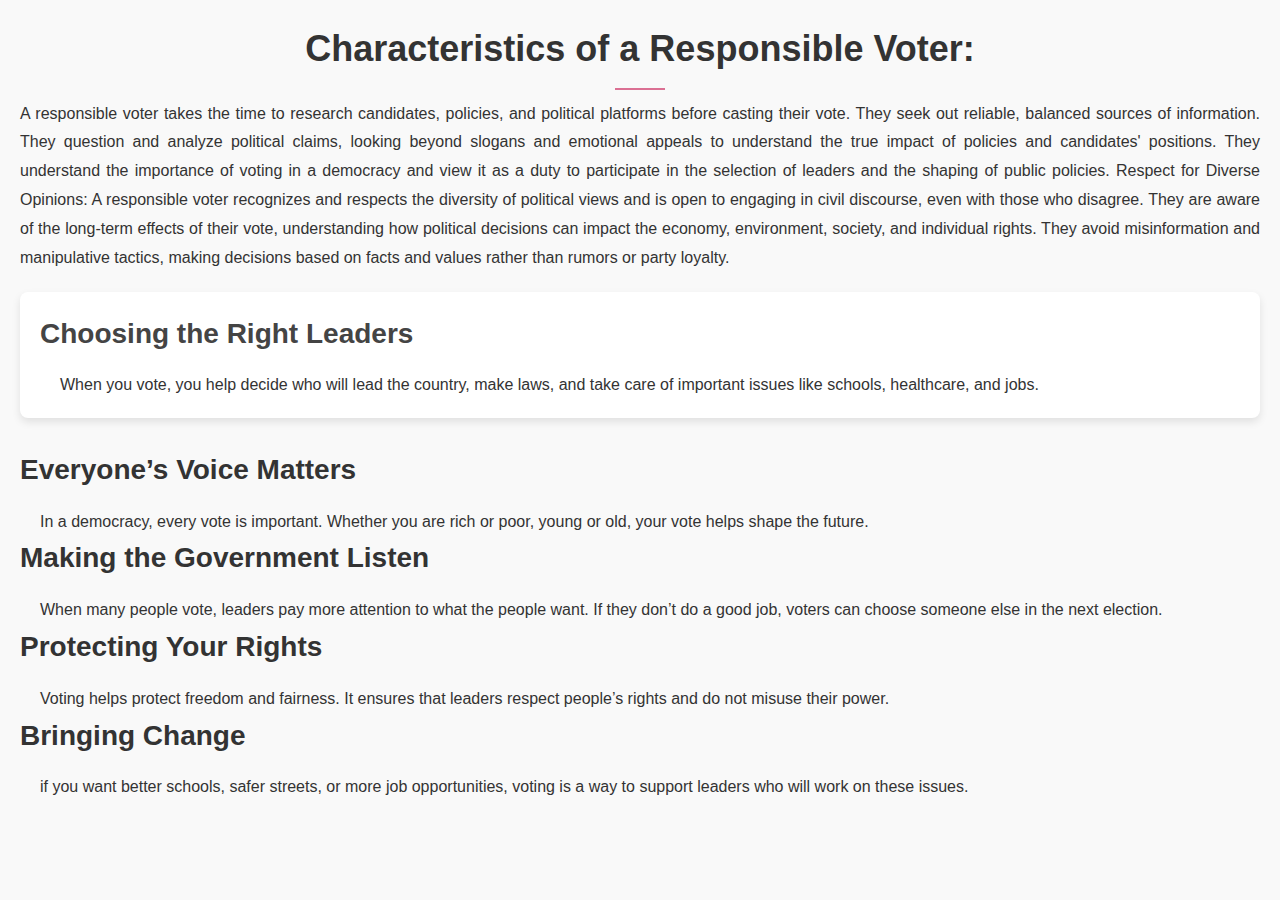
<file: Characteristics.html>
<!DOCTYPE html>
<html lang="eng">
<head> 
	<meta charset="UTF-8">
	<title>Characteristics</title>
	<link rel="stylesheet" href="style2.css">
</head>
<body>
	<section>
		<div class="title">
			<h1>Characteristics of a Responsible Voter:</h1>
			<div class="line"></div>
            <p> A responsible voter takes the time to research candidates, policies, and political platforms before casting their vote. They seek out reliable, balanced sources of information. They question and analyze political claims, looking beyond slogans and emotional appeals to understand the true impact of policies and candidates' positions. They understand the importance of voting in a democracy and view it as a duty to participate in the selection of leaders and the shaping of public policies. Respect for Diverse Opinions: A responsible voter recognizes and respects the diversity of political views and is open to engaging in civil discourse, even with those who disagree. They are aware of the long-term effects of their vote, understanding how political decisions can impact the economy, environment, society, and individual rights. They avoid misinformation and manipulative tactics, making decisions based on facts and values rather than rumors or party loyalty.</p>
		</div>	
        <div class="titless">
            <h2> Choosing the Right Leaders </h2>
            <ol>
                <p> 
                </p>When you vote, you help decide who will lead the country, make laws, and take care of important issues like schools, healthcare, and jobs.
            </ol>
        </div>
            <h2> Everyone’s Voice Matters </h2>
            <ol>
                <p>In a democracy, every vote is important. Whether you are rich or poor, young or old, your vote helps shape the future. </p>
            </ol>
        </div>
            <h2> Making the Government Listen </h2>
            <ol> 
                <p>When many people vote, leaders pay more attention to what the people want. If they don’t do a good job, voters can choose someone else in the next election. </p>
            </ol>
        </div>
            <h2> Protecting Your Rights </h2>
            <ol> 
                <p> Voting helps protect freedom and fairness. It ensures that leaders respect people’s rights and do not misuse their power.</p>
            </ol>
        </div>
            <h2> Bringing Change </h2>
            <ol> 
                <p> if you want better schools, safer streets, or more job opportunities, voting is a way to support leaders who will work on these issues. </p>
        </div>
  </style>
  </body>
  </html>
</file>
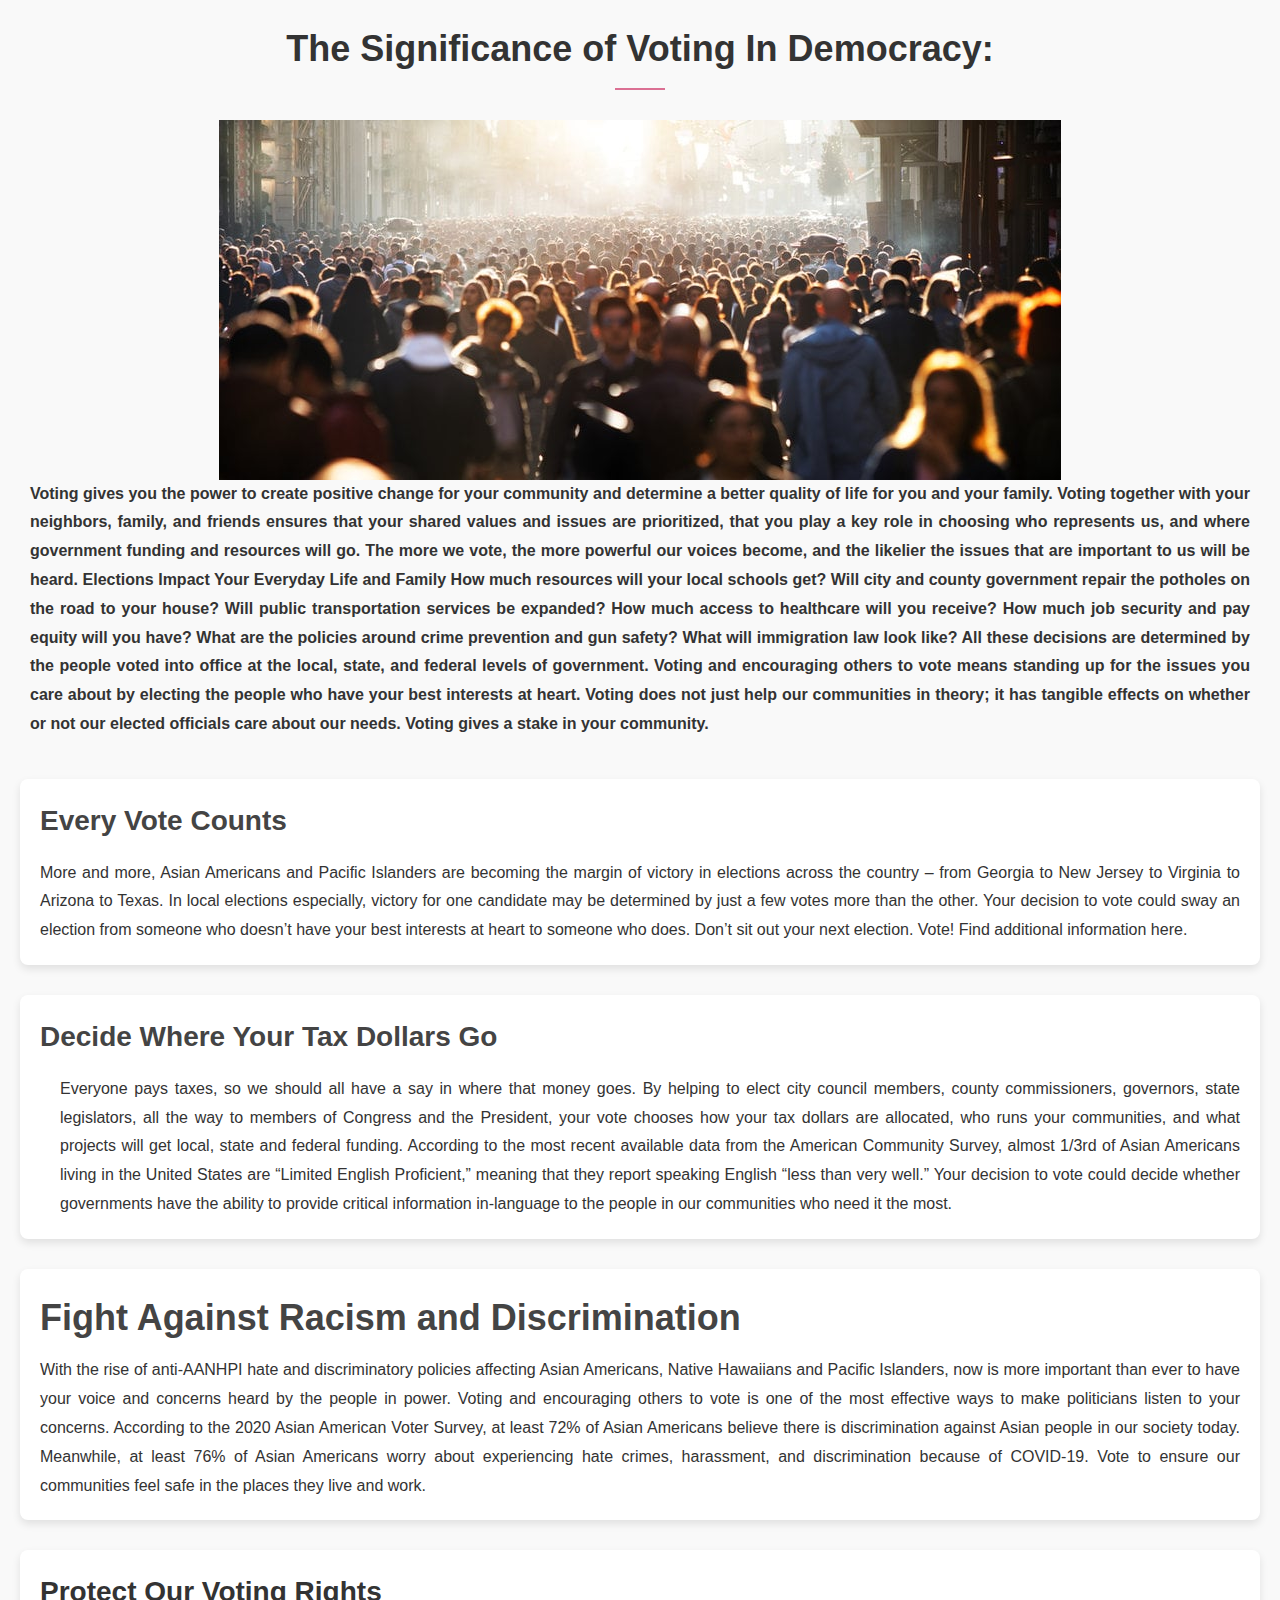
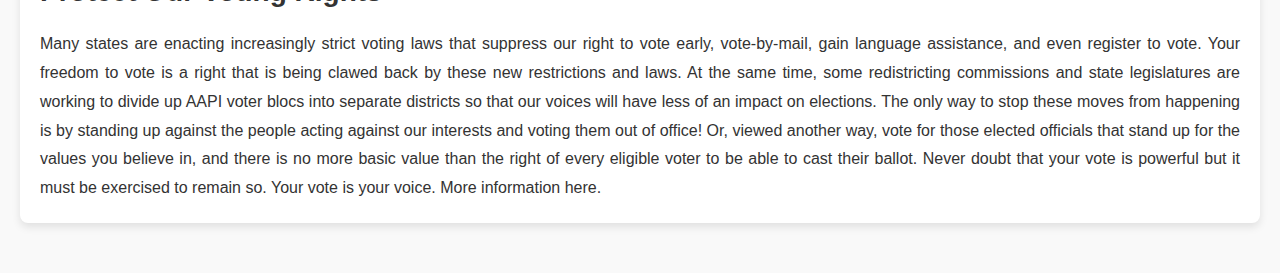
<file: Home.html>
<!DOCTYPE html>
<html lang="eng">
<head> 
	<meta charset="UTF-8">
	<title>Home</title>
	<link rel="stylesheet" href="style2.css">
</head>
<body>
	<section>
		<div class="title">
			<h1>The Significance of Voting In Democracy:</h1>
			<div class="line"></div>
		</div>
		<div class="row">
			<div class="col">
				<img src="vote.jfif" alt="" class="center">
				<h3>Voting gives you the power to create positive change for your community and determine a better quality of life for you and your family. Voting together with your neighbors, family, and friends ensures that your shared values and issues are prioritized, that you play a key role in choosing who represents us, and where government funding and resources will go. The more we vote, the more powerful our voices become, and the likelier the issues that are important to us will be heard.
                    Elections Impact Your Everyday Life and Family How much resources will your local schools get? Will city and county government repair the potholes on the road to your house? Will public transportation services be expanded? How much access to healthcare will you receive? How much job security and pay equity will you have? What are the policies around crime prevention and gun safety? What will immigration law look like? All these decisions are determined by the people voted into office at the local, state, and federal levels of government. Voting and encouraging others to vote means standing up for the issues you care about by electing the people who have your best interests at heart. Voting does not just help our communities in theory; it has tangible effects on whether or not our elected officials care about our needs. Voting gives a stake in your community. </h3>
			</div>
		</div>
	</section>
	<div class="titles">
		<h2> Every Vote Counts</h2>
		<p>More and more, Asian Americans and Pacific Islanders are becoming the margin of victory in elections across the country – from Georgia to New Jersey to Virginia to Arizona to Texas. In local elections especially, victory for one candidate may be determined by just a few votes more than the other. Your decision to vote could sway an election from someone who doesn’t have your best interests at heart to someone who does. Don’t sit out your next election. Vote! Find additional information here.
        </p>
	</div>
	<div class="titless">
		<h2> Decide Where Your Tax Dollars Go </h2>
		<ol>
			<p> Everyone pays taxes, so we should all have a say in where that money goes. By helping to elect city council members, county commissioners, governors, state legislators, all the way to members of Congress and the President, your vote chooses how your tax dollars are allocated, who runs your communities, and what projects will get local, state and federal funding.
                According to the most recent available data from the American Community Survey, almost 1/3rd of Asian Americans living in the United States are “Limited English Proficient,” meaning that they report speaking English “less than very well.” Your decision to vote could decide whether governments have the ability to provide critical information in-language to the people in our communities who need it the most.</p>
		</ol>
	</div>
	<div class="titlesss">
		<h1>Fight Against Racism and Discrimination</h1>
		<p> With the rise of anti-AANHPI hate and discriminatory policies affecting Asian Americans, Native Hawaiians and Pacific Islanders, now is more important than ever to have your voice and concerns heard by the people in power. Voting and encouraging others to vote is one of the most effective ways to make politicians listen to your concerns. According to the 2020 Asian American Voter Survey, at least 72% of Asian Americans believe there is discrimination against Asian people in our society today. Meanwhile, at least 76% of Asian Americans worry about experiencing hate crimes, harassment, and discrimination because of COVID-19. Vote to ensure our communities feel safe in the places they live and work. </p>
	</div>
	<div class="titlesss">
        <h2> Protect Our Voting Rights</h2>
        <p> Many states are enacting increasingly strict voting laws that suppress our right to vote early, vote-by-mail, gain language assistance, and even register to vote. Your freedom to vote is a right that is being clawed back by these new restrictions and laws. At the same time, some redistricting commissions and state legislatures are working to divide up AAPI voter blocs into separate districts so that our voices will have less of an impact on elections. The only way to stop these moves from happening is by standing up against the people acting against our interests and voting them out of office!

            Or, viewed another way, vote for those elected officials that stand up for the values you believe in, and there is no more basic value than the right of every eligible voter to be able to cast their ballot. Never doubt that your vote is powerful but it must be exercised to remain so. Your vote is your voice. More information here.</p>
	</div>
</style>
</body>
</html>
</file>
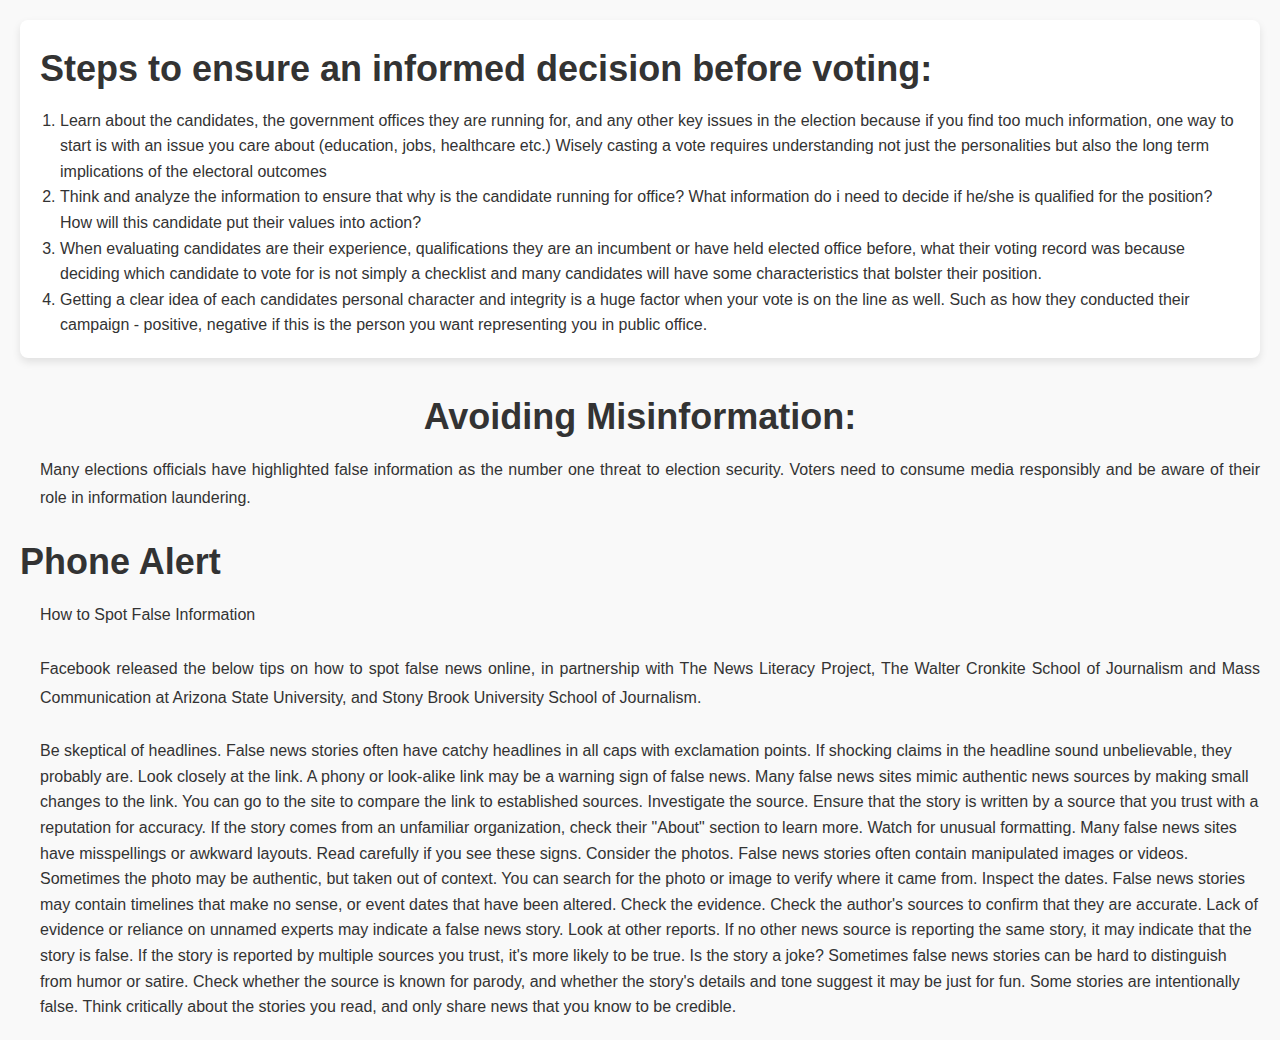
<file: How.html>
<!DOCTYPE html>
<html lang="eng">
<head> 
	<meta charset="UTF-8">
	<title>How</title>
	<link rel="stylesheet" href="style2.css">
</head>
<body>
	<section>
        <div class="titless">
            <h1> Steps to ensure an informed decision before voting:</h1>
            <ol>
                <li> Learn about the candidates, the government offices they are running for, and any other key issues in the election because if you find too much information, one way to start is with an issue you care about (education, jobs, healthcare etc.) Wisely casting a vote requires understanding not just the personalities but also the long term implications of the electoral outcomes</li>
                <li> Think and analyze the information to ensure that why is the candidate running for office? What information do i need to decide if he/she is qualified for the position? How will this candidate put their values into action? </li>
                <li> When evaluating candidates are their experience, qualifications they are an incumbent or have held elected office before, what their voting record was because deciding which candidate to vote for is not simply a checklist and many candidates will have some characteristics that bolster their position.</li>
                <li> Getting a clear idea of each candidates personal character and integrity is a huge factor when your vote is on the line as well. Such as how they conducted their campaign - positive, negative if this is the person you want representing you in public office.</li>
            </ol>
        </div>
        <div class="title">
			<h1> Avoiding Misinformation:</h1>
            <ol>
            <p>Many elections officials have highlighted false information as the number one threat to election security. Voters need to consume media responsibly and be aware of their role in information laundering.
            </p>
        </ol>
        </div>
         <h1> Phone Alert </h1>
         <ol> 
            <p>How to Spot False Information</p></br>
                <p>Facebook released the below tips on how to spot false news online, in partnership with The News Literacy Project, The Walter Cronkite School of Journalism and Mass Communication at Arizona State University, and Stony Brook University School of Journalism.</p> </br>
                
                Be skeptical of headlines. False news stories often have catchy headlines in all caps with exclamation points. If shocking claims in the headline sound unbelievable, they probably are.
                Look closely at the link. A phony or look-alike link may be a warning sign of false news. Many false news sites mimic authentic news sources by making small changes to the link. You can go to the site to compare the link to established sources.
                Investigate the source. Ensure that the story is written by a source that you trust with a reputation for accuracy. If the story comes from an unfamiliar organization, check their "About" section to learn more.
                Watch for unusual formatting. Many false news sites have misspellings or awkward layouts. Read carefully if you see these signs. Consider the photos. False news stories often contain manipulated images or videos. Sometimes the photo may be authentic, but taken out of context. You can search for the photo or image to verify where it came from.
                Inspect the dates. False news stories may contain timelines that make no sense, or event dates that have been altered. Check the evidence. Check the author's sources to confirm that they are accurate. Lack of evidence or reliance on unnamed experts may indicate a false news story.
                Look at other reports. If no other news source is reporting the same story, it may indicate that the story is false. If the story is reported by multiple sources you trust, it's more likely to be true.
                Is the story a joke? Sometimes false news stories can be hard to distinguish from humor or satire. Check whether the source is known for parody, and whether the story's details and tone suggest it may be just for fun.
                Some stories are intentionally false. Think critically about the stories you read, and only share news that you know to be credible.
                 </p>
            <ol> 
</style>
</body>
</html>
</file>
<file: style2.css>
* {
    margin: 0;
    padding: 0;
    box-sizing: border-box;
}

body {
    font-family: 'Arial', sans-serif;
    background-color: #f9f9f9;
    color: #333;
    line-height: 1.6;
    padding: 20px;
}

/* Header Section */
h1, h2 {
    color: #333;
    font-weight: bold;
}

h1 {
    font-size: 36px;
    margin-bottom: 10px;
}

h2 {
    font-size: 28px;
    margin-bottom: 15px;
}

/* Section Title and Line */
.title {
    text-align: center;
    margin-bottom: 20px;
}

.line {
    width: 50px;
    height: 2px;
    background-color: palevioletred;
    margin: 10px auto;
}

/* Image and Text Layout */
.row {
    display: flex;
    flex-direction: row;
    justify-content: space-between;
    gap: 20px;
    margin-bottom: 30px;
}

.col {
    flex: 1;
    padding: 10px;
}

.center {
    display: block;
    max-width: 100%;
    height: auto;
    margin: 0 auto;
}

/* Paragraphs and Text Styling */
p, h3 {
    font-size: 16px;
    line-height: 1.8;
    text-align: justify;
}

/* Sections with Specific Titles */
.titles, .titless, .titlesss {
    background-color: #fff;
    padding: 20px;
    margin-bottom: 30px;
    border-radius: 8px;
    box-shadow: 0 4px 8px rgba(0, 0, 0, 0.1);
}

.titles h2, .titless h2, .titlesss h1 {
    color: #444;
}

.titles p, .titless p, .titlesss p {
    font-size: 16px;
    text-align: justify;
    margin-top: 10px;
}

/* Ordered List Styling */
ol {
    margin-left: 20px;
}

/* Links Styling */
a {
    color: palevioletred;
    text-decoration: none;
}

a:hover {
    text-decoration: underline;
}

/* Responsive Design */
@media (max-width: 768px) {
    .row {
        flex-direction: column;
    }

    .col {
        width: 100%;
        margin-bottom: 20px;
    }

    .titles, .titless, .titlesss {
        padding: 15px;
    }

    h1 {
        font-size: 30px;
    }

    h2 {
        font-size: 24px;
    }

    p, h3 {
        font-size: 14px;
    }
}
</file>
